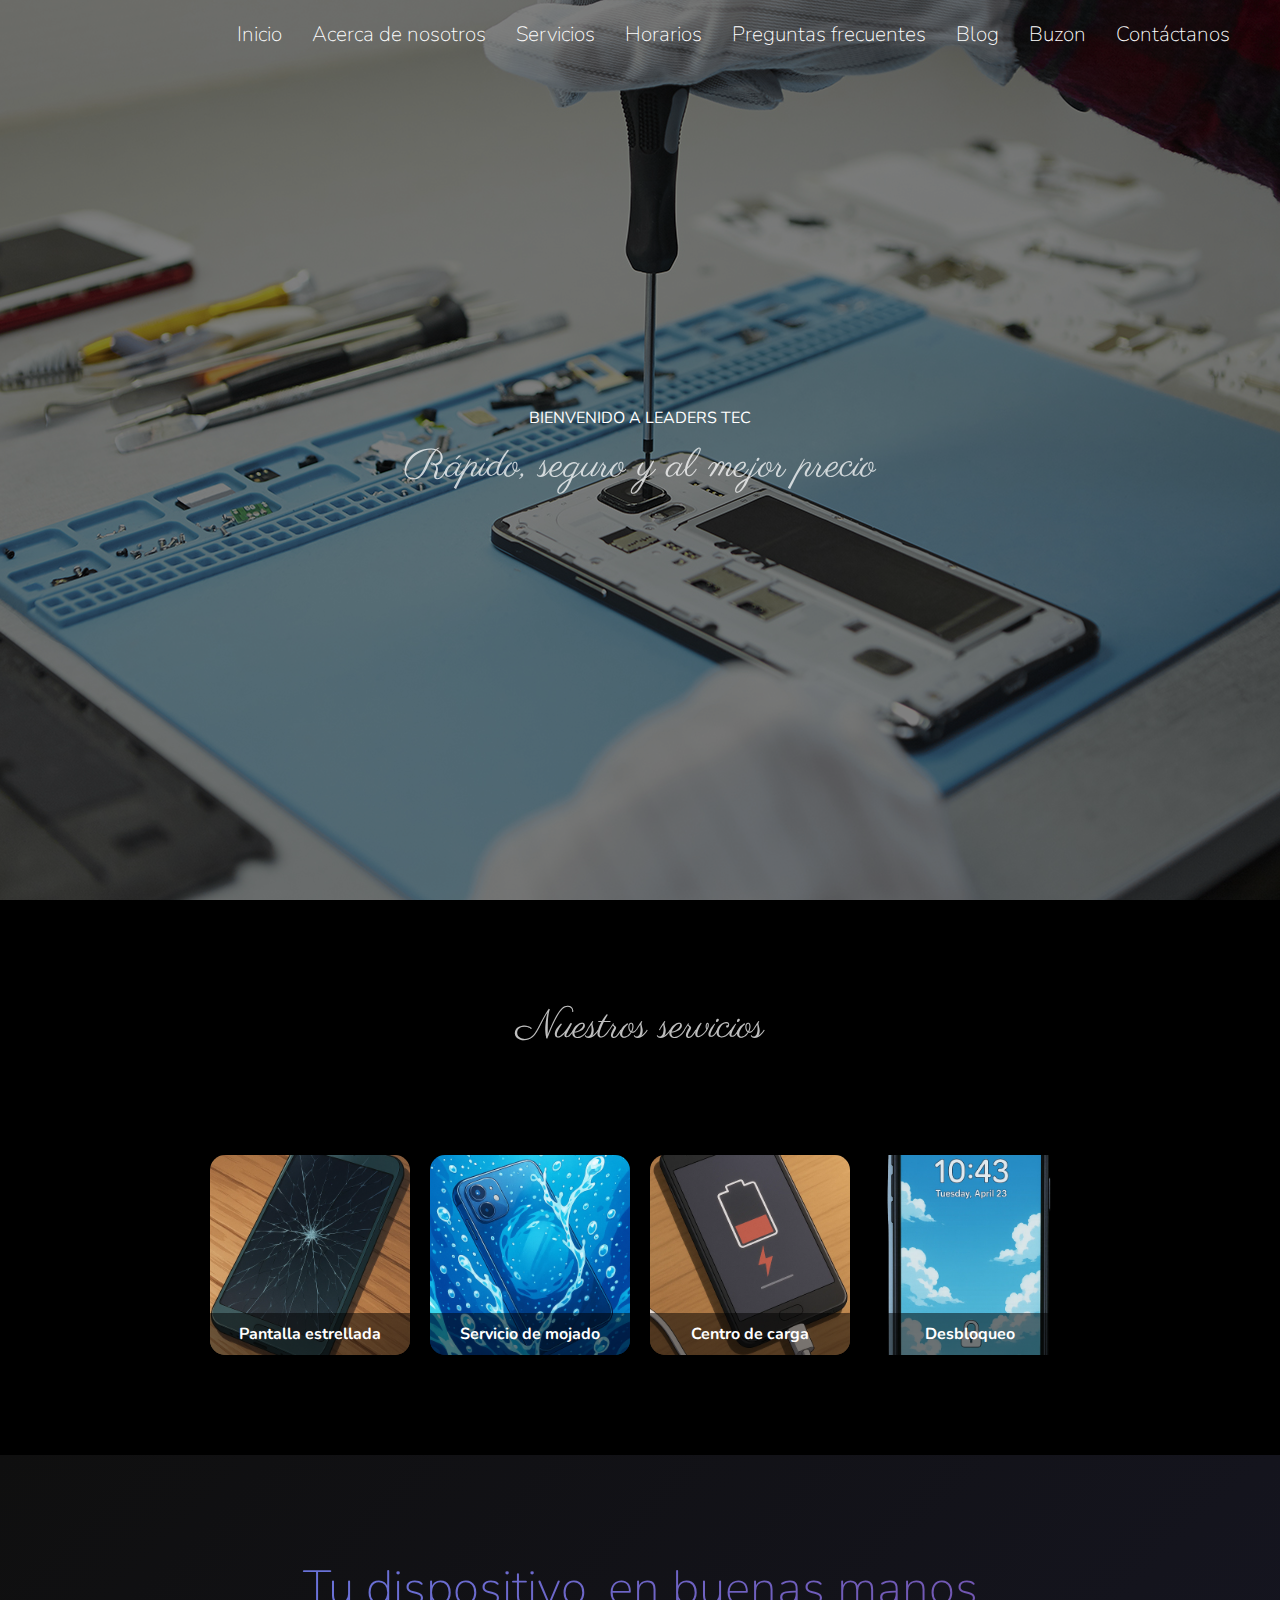
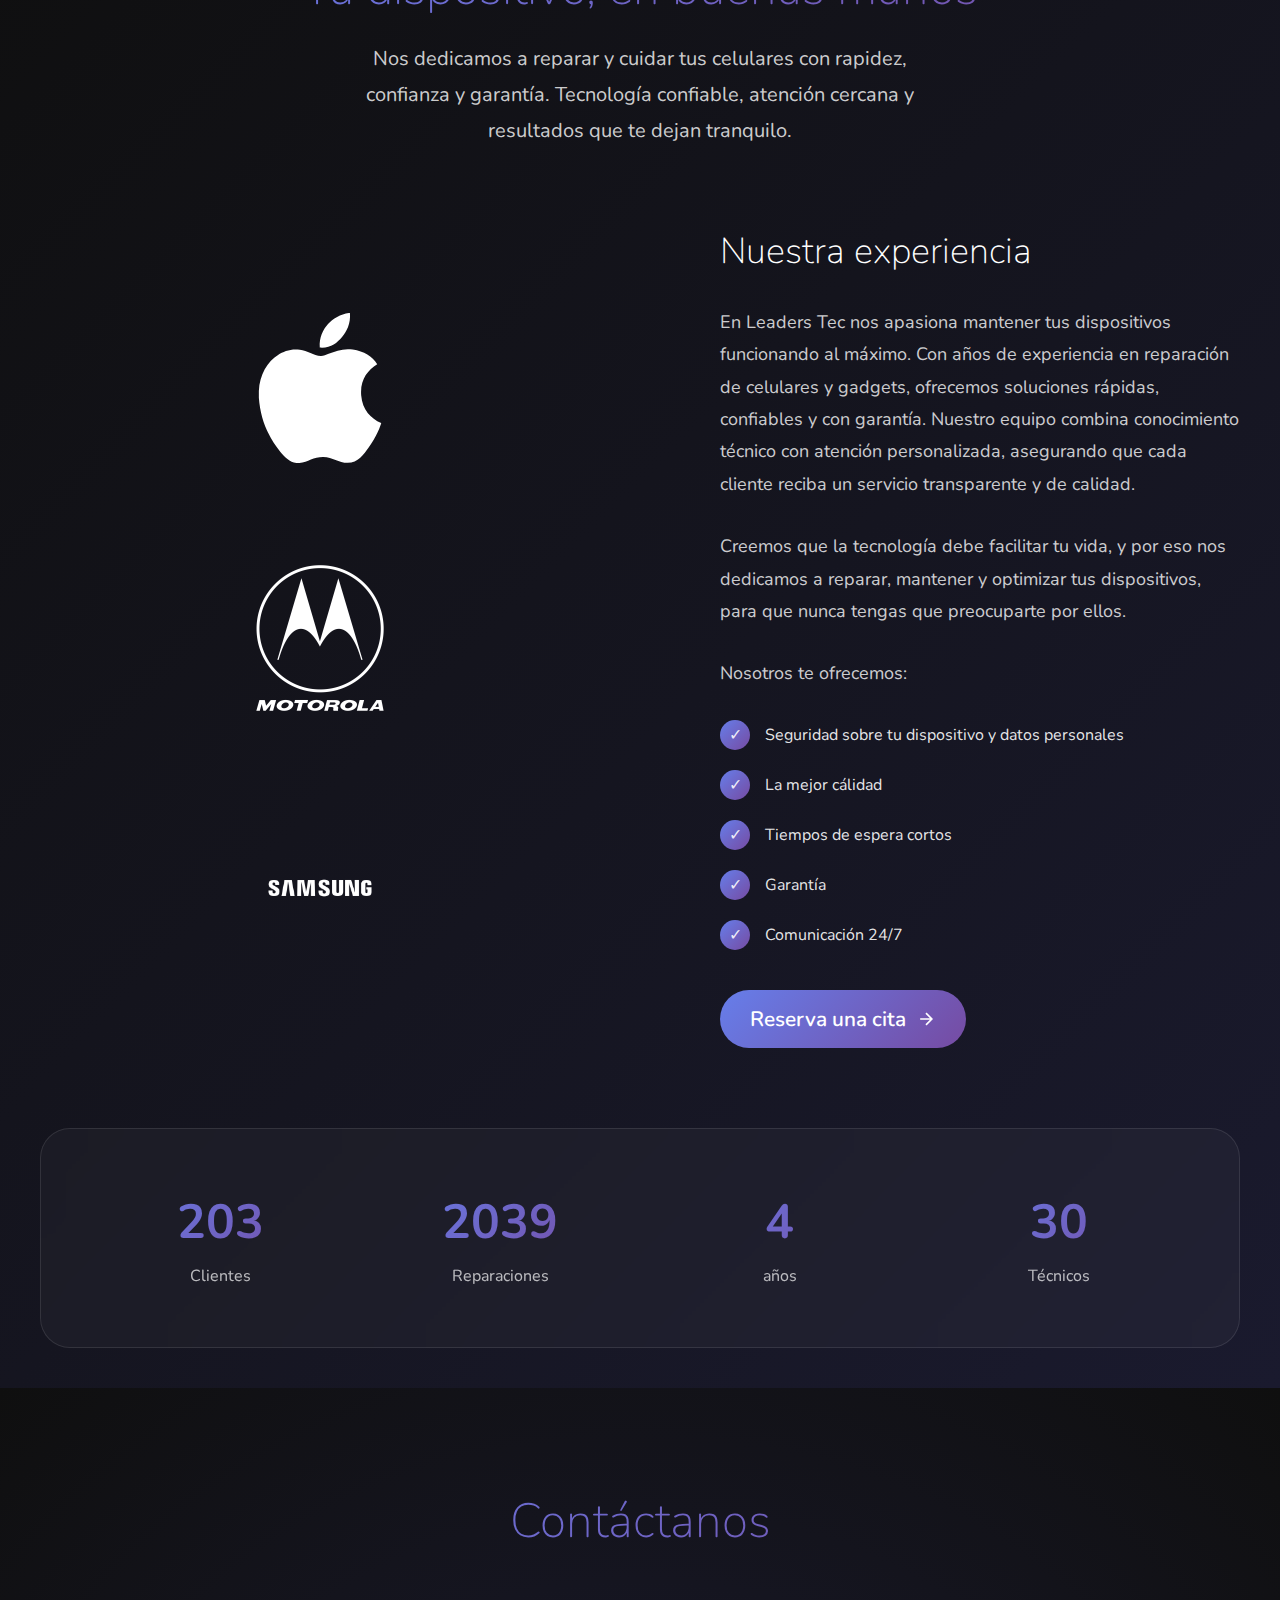
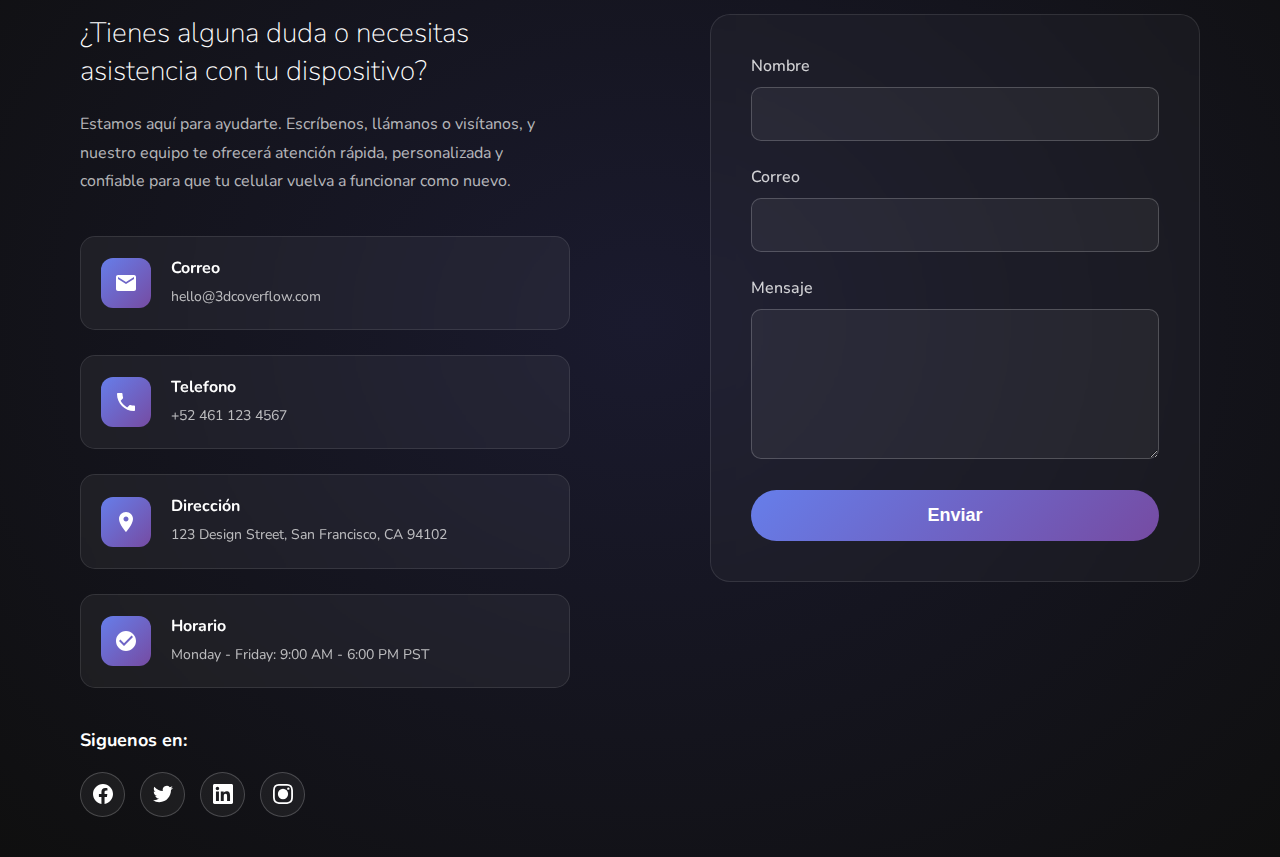
<file: index.html>
<!DOCTYPE html>
<html lang="en">
<head>
    <meta charset="UTF-8">
    <meta name="viewport" content="width=device-width, initial-scale=1.0">
    <title>Landing Page</title>
    <link rel="stylesheet" href="styles.css">
    <link href="https://fonts.googleapis.com/css2?family=Nunito&display=swap" rel="stylesheet">
    <link href="https://fonts.googleapis.com/css2?family=Parisienne&display=swap" rel="stylesheet">
    <link href="https://fonts.googleapis.com/icon?family=Material+Icons" rel="stylesheet">


</head>
<body>
    <div class="img-container">
        <nav>
            <ul>
                <li><a href="index.html#home">Inicio</a></li>
                <li><a href="index.html#about">Acerca de nosotros</a></li>
                <li><a href="index.html#hover-card">Servicios</a></li>
                <li><a href="horarios.html">Horarios</a></li>
                <li><a href="preguntas.html">Preguntas frecuentes</a></li>
                <li><a href="blog.html">Blog</a></li>
                <li><a href="buzon.html">Buzon</a></li>
                <li><a href="index.html#contact">Contáctanos</a></li>
            </ul>
        </nav>
        <div class="img-screen">
            <img src="img/img.png">
        </div>
        <div class="black-screen">
            <div class="text-img-container">
                <p>BIENVENIDO A LEADERS TEC</p>
                <h1>Rápido, seguro y al mejor precio</h1>
            </div>
        </div>
    </div>

    <div id="hover-card">
        <h1>Nuestros servicios</h1>
    </div>
    <div class="card-container">
            <div class="card">
                <img src="img/phone-broken.png" alt="Imagen 1">
                <div class="card-title">Pantalla estrellada</div>
            </div>
            <div class="card">
                <img src="img/phone-water.png" alt="Imagen 2">
                <div class="card-title">Servicio de mojado</div>
            </div>
            <div class="card">
                <img src="img/phone-charging.png" alt="Imagen 3">
                <div class="card-title">Centro de carga</div>
            </div>
            <div class="card">
                <img src="img/phone-blocked.png" alt="Imagen 4">
            <div class="card-title">Desbloqueo</div>
        </div>
    </div>

     <section id="about" class="section">
        <div class="about-content">
            <div class="about-header">
                <h2>Tu dispositivo, en buenas manos</h2>
                <p> Nos dedicamos a reparar y cuidar tus celulares con rapidez, confianza y garantía. Tecnología confiable, atención cercana y resultados que te dejan tranquilo.</p>
            </div>

            <div class="about-main">
                <div class="about-visual">
                    <div class="showcase-display">


                            <div class="showcase-badges">
                                <img class="logo-cel" style="filter: invert();" src="img/svg/apple-logo.svg" alt="Apple">
                                <img class="logo-cel" style="filter: invert();" src="img/motorola-logo.png" alt="Motorola">

                                <img class="logo-cel" style="filter: brightness(0) invert();"  src="img/samsung-logo.png" alt="Samsung">
                            </div>

                    </div>
                </div>

                <div class="about-info">
                    <h3>Nuestra experiencia</h3>
                    <p>En Leaders Tec nos apasiona mantener tus dispositivos funcionando al máximo. Con años de experiencia en reparación de celulares y gadgets, ofrecemos soluciones rápidas, confiables y con garantía. Nuestro equipo combina conocimiento técnico con atención personalizada, asegurando que cada cliente reciba un servicio transparente y de calidad.</p>
                    <p>Creemos que la tecnología debe facilitar tu vida, y por eso nos dedicamos a reparar, mantener y optimizar tus dispositivos, para que nunca tengas que preocuparte por ellos. </p>
                    <p>Nosotros te ofrecemos:</p>

                    <ul class="feature-list">
                        <li>Seguridad sobre tu dispositivo y datos personales</li>
                        <li>La mejor cálidad</li>
                        <li>Tiempos de espera cortos</li>
                        <li>Garantía</li>
                        <li>Comunicación 24/7</li>
                    </ul>

                    <a href="#contact" class="cta-button">
                        Reserva una cita
                        <svg viewBox="0 0 24 24" fill="currentColor">
                            <path d="M5 12h14m-7-7l7 7-7 7" stroke="currentColor" stroke-width="2" fill="none"/>
                        </svg>
                    </a>
                </div>
            </div>

            <div class="stats-section">
                <div class="stat-item">
                    <div class="stat-number">203</div>
                    <div class="stat-label">Clientes</div>
                </div>
                <div class="stat-item">
                    <div class="stat-number">2039</div>
                    <div class="stat-label">Reparaciones</div>
                </div>
                <div class="stat-item">
                    <div class="stat-number">4</div>
                    <div class="stat-label">años</div>
                </div>
                <div class="stat-item">
                    <div class="stat-number">30</div>
                    <div class="stat-label">Técnicos</div>
                </div>
            </div>
        </div>
    </section>

    <section id="contact" class="section">
        <div class="contact-content">
            <div class="contact-header">
                <h2>Contáctanos</h2>

            </div>

            <div class="contact-container">
                <div class="contact-info-section">
                    <h3>¿Tienes alguna duda o necesitas asistencia con tu dispositivo?</h3>
                    <p>Estamos aquí para ayudarte. Escríbenos, llámanos o visítanos, y nuestro equipo te ofrecerá atención rápida, personalizada y confiable para que tu celular vuelva a funcionar como nuevo.</p>

                    <div class="contact-details">
                        <div class="contact-item">
                            <div class="contact-icon">
                                <svg viewBox="0 0 24 24">
                                    <path d="M20 4H4c-1.1 0-1.99.9-1.99 2L2 18c0 1.1.9 2 2 2h16c1.1 0 2-.9 2-2V6c0-1.1-.9-2-2-2zm0 4l-8 5-8-5V6l8 5 8-5v2z"/>
                                </svg>
                            </div>
                            <div class="contact-text">
                                <h4>Correo</h4>
                                <p>hello@3dcoverflow.com</p>
                            </div>
                        </div>

                        <div class="contact-item">
                            <div class="contact-icon">
                                <svg viewBox="0 0 24 24">
                                    <path d="M6.62 10.79c1.44 2.83 3.76 5.14 6.59 6.59l2.2-2.2c.27-.27.67-.36 1.02-.24 1.12.37 2.33.57 3.57.57.55 0 1 .45 1 1V20c0 .55-.45 1-1 1-9.39 0-17-7.61-17-17 0-.55.45-1 1-1h3.5c.55 0 1 .45 1 1 0 1.25.2 2.45.57 3.57.11.35.03.74-.25 1.02l-2.2 2.2z"/>
                                </svg>
                            </div>
                            <div class="contact-text">
                                <h4>Telefono</h4>
                                <p>+52 461 123 4567</p>
                            </div>
                        </div>

                        <div class="contact-item">
                            <div class="contact-icon">
                                <svg viewBox="0 0 24 24">
                                    <path d="M12 2C8.13 2 5 5.13 5 9c0 5.25 7 13 7 13s7-7.75 7-13c0-3.87-3.13-7-7-7zm0 9.5c-1.38 0-2.5-1.12-2.5-2.5s1.12-2.5 2.5-2.5 2.5 1.12 2.5 2.5-1.12 2.5-2.5 2.5z"/>
                                </svg>
                            </div>
                            <div class="contact-text">
                                <h4>Dirección</h4>
                                <p>123 Design Street, San Francisco, CA 94102</p>
                            </div>
                        </div>

                        <div class="contact-item">
                            <div class="contact-icon">
                                <svg viewBox="0 0 24 24">
                                    <path d="M12 2C6.48 2 2 6.48 2 12s4.48 10 10 10 10-4.48 10-10S17.52 2 12 2zm-2 15l-5-5 1.41-1.41L10 14.17l7.59-7.59L19 8l-9 9z"/>
                                </svg>
                            </div>
                            <div class="contact-text">
                                <h4>Horario</h4>
                                <p>Monday - Friday: 9:00 AM - 6:00 PM PST</p>
                            </div>
                        </div>
                    </div>

                    <div class="social-links">
                        <h4>Siguenos en: </h4>
                        <div class="social-buttons">
                            <a href="#" class="social-btn" title="Facebook">
                                <svg viewBox="0 0 24 24">
                                    <path d="M24 12.073c0-6.627-5.373-12-12-12s-12 5.373-12 12c0 5.99 4.388 10.954 10.125 11.854v-8.385H7.078v-3.47h3.047V9.43c0-3.007 1.792-4.669 4.533-4.669 1.312 0 2.686.235 2.686.235v2.953H15.83c-1.491 0-1.956.925-1.956 1.874v2.25h3.328l-.532 3.47h-2.796v8.385C19.612 23.027 24 18.062 24 12.073z"/>
                                </svg>
                            </a>
                            <a href="#" class="social-btn" title="Twitter">
                                <svg viewBox="0 0 24 24">
                                    <path d="M23.953 4.57a10 10 0 01-2.825.775 4.958 4.958 0 002.163-2.723c-.951.555-2.005.959-3.127 1.184a4.92 4.92 0 00-8.384 4.482C7.69 8.095 4.067 6.13 1.64 3.162a4.822 4.822 0 00-.666 2.475c0 1.71.87 3.213 2.188 4.096a4.904 4.904 0 01-2.228-.616v.06a4.923 4.923 0 003.946 4.827 4.996 4.996 0 01-2.212.085 4.936 4.936 0 004.604 3.417 9.867 9.867 0 01-6.102 2.105c-.39 0-.779-.023-1.17-.067a13.995 13.995 0 007.557 2.209c9.053 0 13.998-7.496 13.998-13.985 0-.21 0-.42-.015-.63A9.935 9.935 0 0024 4.59z"/>
                                </svg>
                            </a>
                            <a href="#" class="social-btn" title="LinkedIn">
                                <svg viewBox="0 0 24 24">
                                    <path d="M20.447 20.452h-3.554v-5.569c0-1.328-.027-3.037-1.852-3.037-1.853 0-2.136 1.445-2.136 2.939v5.667H9.351V9h3.414v1.561h.046c.477-.9 1.637-1.85 3.37-1.85 3.601 0 4.267 2.37 4.267 5.455v6.286zM5.337 7.433c-1.144 0-2.063-.926-2.063-2.065 0-1.138.92-2.063 2.063-2.063 1.14 0 2.064.925 2.064 2.063 0 1.139-.925 2.065-2.064 2.065zm1.782 13.019H3.555V9h3.564v11.452zM22.225 0H1.771C.792 0 0 .774 0 1.729v20.542C0 23.227.792 24 1.771 24h20.451C23.2 24 24 23.227 24 22.271V1.729C24 .774 23.2 0 22.222 0h.003z"/>
                                </svg>
                            </a>
                            <a href="#" class="social-btn" title="Instagram">
                                <svg viewBox="0 0 24 24">
                                    <path d="M12 2.163c3.204 0 3.584.012 4.85.07 3.252.148 4.771 1.691 4.919 4.919.058 1.265.069 1.645.069 4.849 0 3.205-.012 3.584-.069 4.849-.149 3.225-1.664 4.771-4.919 4.919-1.266.058-1.644.07-4.85.07-3.204 0-3.584-.012-4.849-.07-3.26-.149-4.771-1.699-4.919-4.92-.058-1.265-.07-1.644-.07-4.849 0-3.204.013-3.583.07-4.849.149-3.227 1.664-4.771 4.919-4.919 1.266-.057 1.645-.069 4.849-.069zm0-2.163c-3.259 0-3.667.014-4.947.072-4.358.2-6.78 2.618-6.98 6.98-.059 1.281-.073 1.689-.073 4.948 0 3.259.014 3.668.072 4.948.2 4.358 2.618 6.78 6.98 6.98 1.281.058 1.689.072 4.948.072 3.259 0 3.668-.014 4.948-.072 4.354-.2 6.782-2.618 6.979-6.98.059-1.28.073-1.689.073-4.948 0-3.259-.014-3.667-.072-4.947-.196-4.354-2.617-6.78-6.979-6.98-1.281-.059-1.69-.073-4.949-.073zM5.838 12a6.162 6.162 0 1112.324 0 6.162 6.162 0 01-12.324 0zM12 16a4 4 0 110-8 4 4 0 010 8zm4.965-10.405a1.44 1.44 0 112.881.001 1.44 1.44 0 01-2.881-.001z"/>
                                </svg>
                            </a>
                        </div>
                    </div>
                </div>

                <div class="contact-form-section">
                    <form class="contact-form" onsubmit="handleSubmit(event)">
                        <div class="form-group">
                            <label for="name">Nombre </label>
                            <input type="text" id="name" name="name" required>
                        </div>
                        <div class="form-group">
                            <label for="email">Correo</label>
                            <input type="email" id="email" name="email" required>
                        </div>

                        <div class="form-group">
                            <label for="message">Mensaje</label>
                            <textarea id="message" name="message" required></textarea>
                        </div>
                        <button type="submit" class="submit-btn">Enviar</button>
                    </form>
                </div>
            </div>
        </div>
    </section>
</body>
</html>
</file>
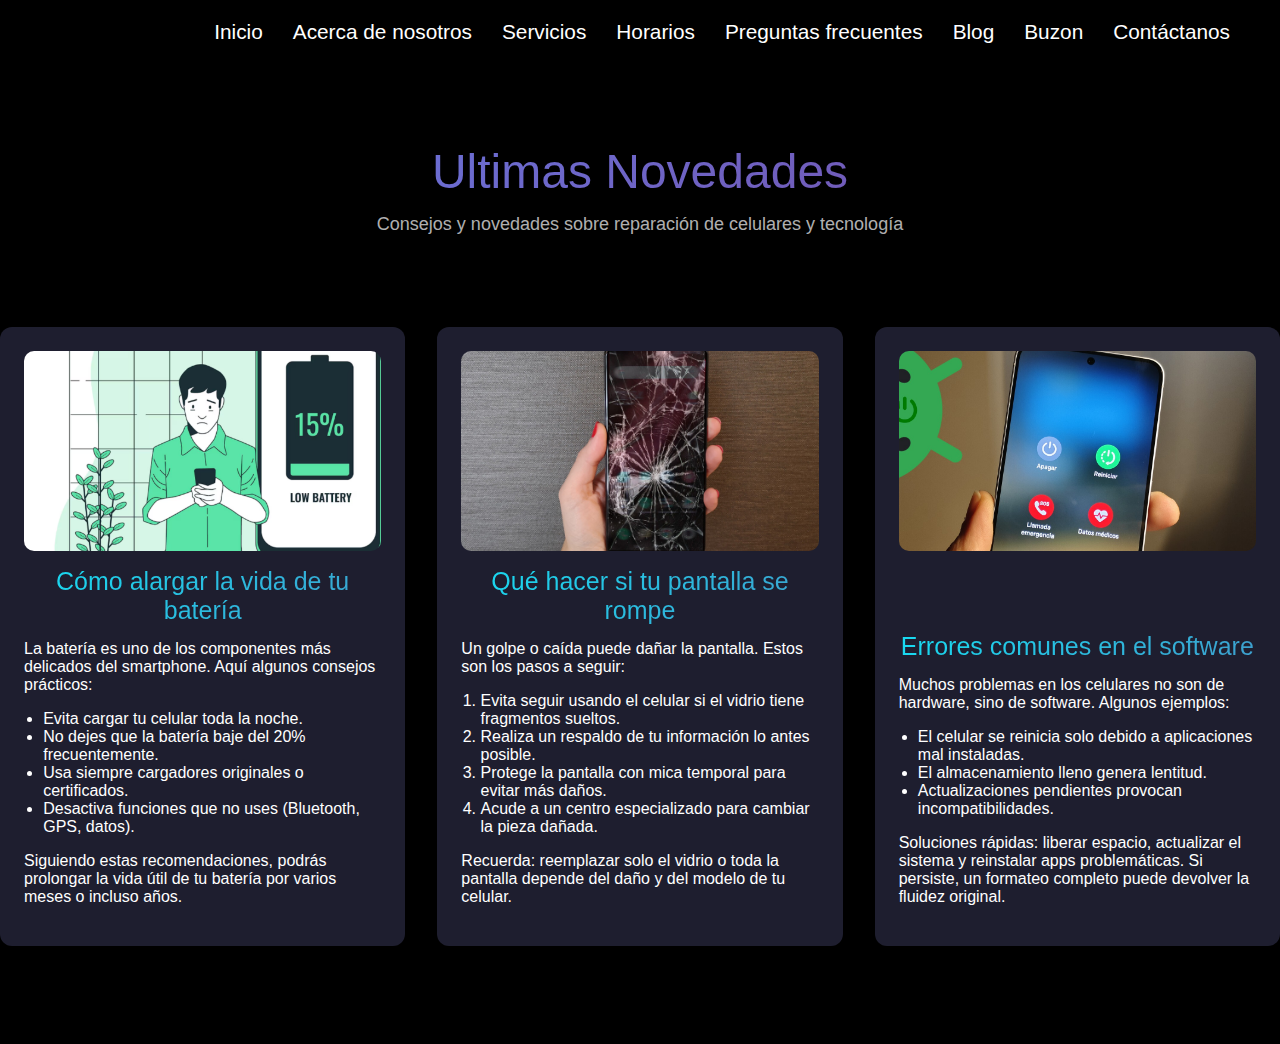
<file: blog.html>
<!DOCTYPE html>
<html lang="es">
<head>
  <meta charset="UTF-8">
  <meta name="viewport" content="width=device-width, initial-scale=1.0">
  <title>Blog - Reparación de Celulares</title>
  <link rel="stylesheet" href="styles.css">
</head>
<body>
  <nav>
    <ul>
      <li><a href="index.html#home">Inicio</a></li>
        <li><a href="index.html#about">Acerca de nosotros</a></li>
        <li><a href="index.html#hover-card">Servicios</a></li>
        <li><a href="horarios.html">Horarios</a></li>
        <li><a href="preguntas.html">Preguntas frecuentes</a></li>
        <li><a href="blog.html">Blog</a></li>
         <li><a href="buzon.html">Buzon</a></li>
        <li><a href="index.html#contact">Contáctanos</a></li>
    </ul>
  </nav>
  
  <section id="blog">
  <div class="blog-header">
    <h2>Ultimas Novedades</h2>
    <p>Consejos y novedades sobre reparación de celulares y tecnología</p>
  </div>

  <div class="blog-container">
    <!-- Artículo 1 -->
    <article class="blog-card">
      <img src="img/a1.avif" alt="Cuidado de batería">
      <div class="blog-content">
        <h3>Cómo alargar la vida de tu batería</h3>
        <p>La batería es uno de los componentes más delicados del smartphone. Aquí algunos consejos prácticos:</p>
        <ul>
          <li>Evita cargar tu celular toda la noche.</li>
          <li>No dejes que la batería baje del 20% frecuentemente.</li>
          <li>Usa siempre cargadores originales o certificados.</li>
          <li>Desactiva funciones que no uses (Bluetooth, GPS, datos).</li>
        </ul>
        <p>Siguiendo estas recomendaciones, podrás prolongar la vida útil de tu batería por varios meses o incluso años.</p>
      </div>
    </article>

    <!-- Artículo 2 -->
    <article class="blog-card">
      <img src="img/rota1.jpeg" alt="Pantallas">
      <div class="blog-content">
        <h3>Qué hacer si tu pantalla se rompe</h3>
        <p>Un golpe o caída puede dañar la pantalla. Estos son los pasos a seguir:</p>
        <ol>
          <li>Evita seguir usando el celular si el vidrio tiene fragmentos sueltos.</li>
          <li>Realiza un respaldo de tu información lo antes posible.</li>
          <li>Protege la pantalla con mica temporal para evitar más daños.</li>
          <li>Acude a un centro especializado para cambiar la pieza dañada.</li>
        </ol>
        <p>Recuerda: reemplazar solo el vidrio o toda la pantalla depende del daño y del modelo de tu celular.</p>
      </div>
    </article>

    <!-- Artículo 3 -->
    <article class="blog-card">
      <img src="img/reinicio1.jpeg" alt="Software">
      <div class="blog-content">
        <h3>Errores comunes en el software</h3>
        <p>Muchos problemas en los celulares no son de hardware, sino de software. Algunos ejemplos:</p>
        <ul>
          <li>El celular se reinicia solo debido a aplicaciones mal instaladas.</li>
          <li>El almacenamiento lleno genera lentitud.</li>
          <li>Actualizaciones pendientes provocan incompatibilidades.</li>
        </ul>
        <p>Soluciones rápidas: liberar espacio, actualizar el sistema y reinstalar apps problemáticas.
        Si persiste, un formateo completo puede devolver la fluidez original.</p>
      </div>
    </article>
  </div>
</section>

</body>
</html>
</file>
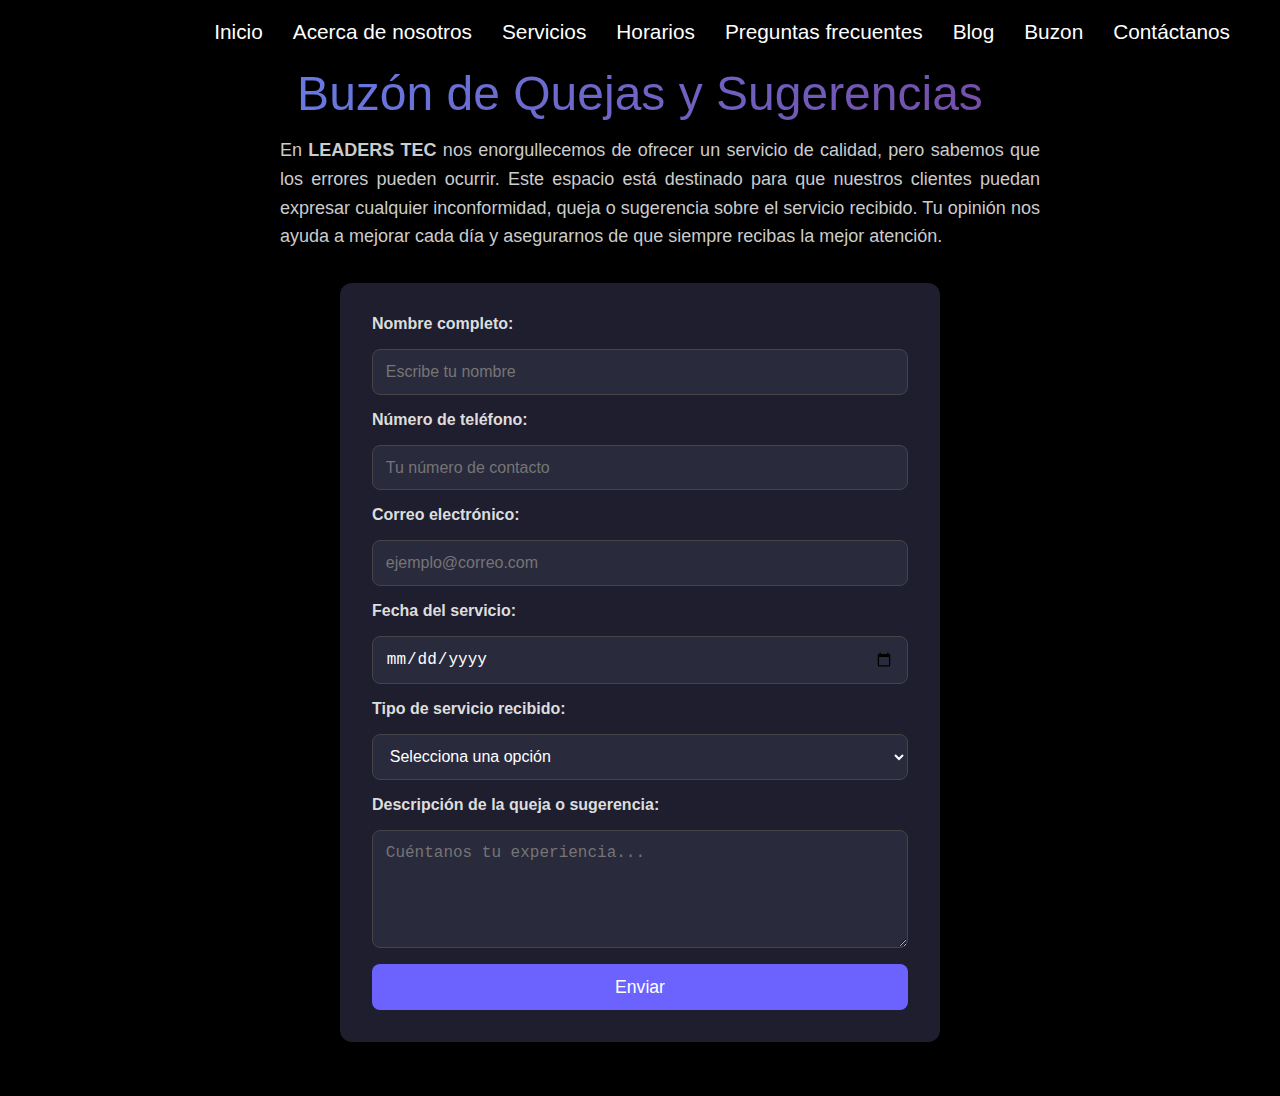
<file: buzon.html>
<!DOCTYPE html>
<html lang="es">
<head>
  <meta charset="UTF-8">
  <meta name="viewport" content="width=device-width, initial-scale=1.0">
  <title>Buzón de Quejas - Reparación de Celulares</title>
  <link rel="stylesheet" href="styles.css">
</head>
<body>
    <nav>
    <ul>
      <li><a href="index.html#home">Inicio</a></li>
        <li><a href="index.html#about">Acerca de nosotros</a></li>
        <li><a href="index.html#hover-card">Servicios</a></li>
        <li><a href="horarios.html">Horarios</a></li>
        <li><a href="preguntas.html">Preguntas frecuentes</a></li>
        <li><a href="blog.html">Blog</a></li>
         <li><a href="buzon.html">Buzon</a></li>
        <li><a href="index.html#contact">Contáctanos</a></li>
    </ul>
  </nav>
<br>
  <section id="buzon">
    <div class="buzon-header">
      <h2>Buzón de Quejas y Sugerencias</h2>
      <div class="about-info">
      <p>
        En <strong>LEADERS TEC</strong> nos enorgullecemos de ofrecer un servicio de calidad,
        pero sabemos que los errores pueden ocurrir.
        Este espacio está destinado para que nuestros clientes puedan expresar cualquier inconformidad,
        queja o sugerencia sobre el servicio recibido.
        Tu opinión nos ayuda a mejorar cada día y asegurarnos de que siempre recibas la mejor atención.
      </p>
      </div>
    </div>

    <form class="buzon-form">
      <label for="nombre">Nombre completo:</label>
      <input type="text" id="nombre" name="nombre" placeholder="Escribe tu nombre" required>

      <label for="telefono">Número de teléfono:</label>
      <input type="tel" id="telefono" name="telefono" placeholder="Tu número de contacto" required>

      <label for="email">Correo electrónico:</label>
      <input type="email" id="email" name="email" placeholder="ejemplo@correo.com" required>

      <label for="fecha-servicio">Fecha del servicio:</label>
      <input type="date" id="fecha-servicio" name="fecha-servicio" required>

      <label for="tipo-servicio">Tipo de servicio recibido:</label>
      <select id="tipo-servicio" name="tipo-servicio" required>
        <option value="">Selecciona una opción</option>
        <option value="pantalla">Cambio de pantalla</option>
        <option value="bateria">Cambio de batería</option>
        <option value="software">Cambio de protector</option>
        <option value="otros">Otros</option>
      </select>

      <label for="descripcion">Descripción de la queja o sugerencia:</label>
      <textarea id="descripcion" name="descripcion" rows="5" placeholder="Cuéntanos tu experiencia..." required></textarea>

      <button type="submit">Enviar</button>
    </form>
  </section>
</body>
</html>
</file>
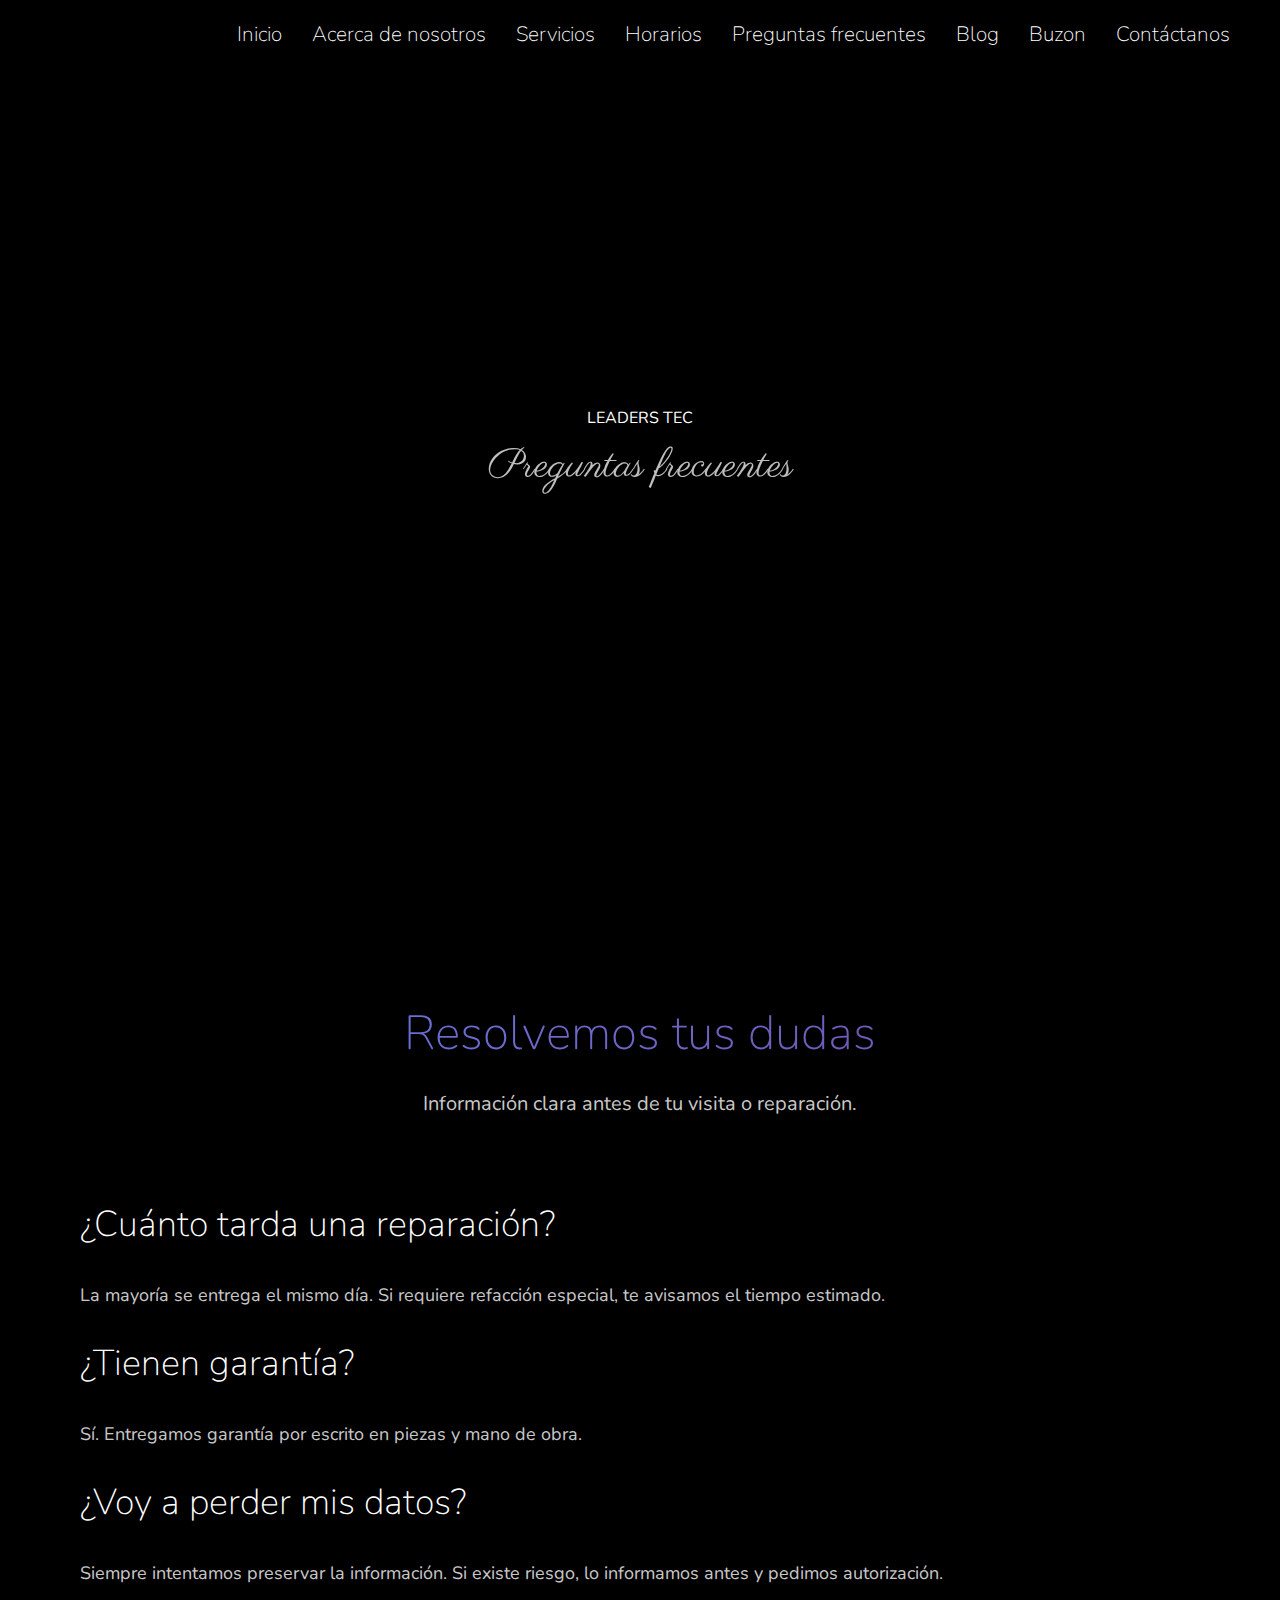
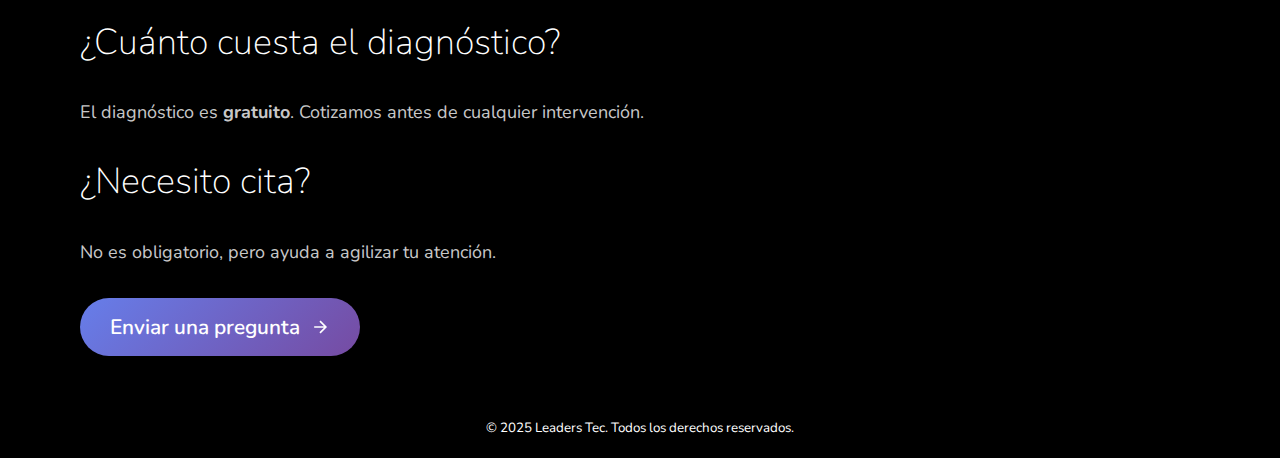
<file: preguntas.html>
<!DOCTYPE html>
<html lang="es">
<head>
  <meta charset="UTF-8">
  <meta name="viewport" content="width=device-width, initial-scale=1.0">
  <title>Preguntas Frecuentes – Leaders Tec</title>
  <link rel="stylesheet" href="styles.css">
  <link href="https://fonts.googleapis.com/css2?family=Nunito&display=swap" rel="stylesheet">
  <link href="https://fonts.googleapis.com/css2?family=Parisienne&display=swap" rel="stylesheet">
  <link href="https://fonts.googleapis.com/icon?family=Material+Icons" rel="stylesheet">
</head>
<body>
  <div class="img-container">
    <nav>
      <ul>
          <li><a href="index.html#home">Inicio</a></li>
          <li><a href="index.html#about">Acerca de nosotros</a></li>
          <li><a href="index.html#hover-card">Servicios</a></li>
          <li><a href="horarios.html">Horarios</a></li>
          <li><a href="preguntas.html">Preguntas frecuentes</a></li>
          <li><a href="blog.html">Blog</a></li>
          <li><a href="buzon.html">Buzon</a></li>
          <li><a href="index.html#contact">Contáctanos</a></li>
      </ul>
    </nav>
    <div class="black-screen">
      <div class="text-img-container">
        <p>LEADERS TEC</p>
        <h1>Preguntas frecuentes</h1>
      </div>
    </div>
  </div>

  <section class="section">
    <div class="about-content">
      <div class="about-header">
        <h2>Resolvemos tus dudas</h2>
        <p>Información clara antes de tu visita o reparación.</p>
      </div>

      <div class="about-info">
        <h3>¿Cuánto tarda una reparación?</h3>
        <p>La mayoría se entrega el mismo día. Si requiere refacción especial, te avisamos el tiempo estimado.</p>

        <h3>¿Tienen garantía?</h3>
        <p>Sí. Entregamos garantía por escrito en piezas y mano de obra.</p>

        <h3>¿Voy a perder mis datos?</h3>
        <p>Siempre intentamos preservar la información. Si existe riesgo, lo informamos antes y pedimos autorización.</p>

        <h3>¿Cuánto cuesta el diagnóstico?</h3>
        <p>El diagnóstico es <strong>gratuito</strong>. Cotizamos antes de cualquier intervención.</p>

        <h3>¿Necesito cita?</h3>
        <p>No es obligatorio, pero ayuda a agilizar tu atención.</p>

        <a class="cta-button" href="index.html#contact">
          Enviar una pregunta
          <svg viewBox="0 0 24 24" fill="currentColor">
            <path d="M5 12h14m-7-7l7 7-7 7" stroke="currentColor" stroke-width="2" fill="none"/>
          </svg>
        </a>
      </div>
    </div>
  </section>

  <footer style="text-align:center; padding:20px 0;">
    <small>© 2025 Leaders Tec. Todos los derechos reservados.</small>
  </footer>
</body>
</html>
</file>
<file: styles.css>
*
{
    margin: 0;
    padding: 0;
    box-sizing: border-box;
}

body
{
    color: #fff;
    font-family: 'Nunito', sans-serif;
    height: 100vh;
    background-color: #000;
}
nav
{
    display: flex;
    flex-direction: row;
    background-color: transparent;
    position: absolute;
    top: 20px;
    right: 50px;
    z-index: 20;
}

nav ul
{
    list-style: none;
    display: flex;
    flex-direction: row;
    gap: 30px;
}

a
{
    text-decoration: none;
    color: #fff;
    font-weight: 100;
    font-size: 1.3rem;
    transition: color 0.3s ease;
}

h1, h2, h3
{
    font-weight: 100;
}

#about
{
    background: linear-gradient(135deg, #0f0f0f 0%, #1a1a2e 100%);
}

#contact
{
    background: radial-gradient(ellipse at center, #1a1a2e 0%, #0f0f0f 100%);
}

#hover-card
{
    margin-top: 100px;
    color: white;
    display: flex;
    flex-direction: column;
    align-items: center;
    justify-items: center;

    width: 100%;

}
#hover-card h1
{
    font-family: 'Parisienne', cursive;
    font-size: 2.5rem;
    filter:opacity(0.75);
}
.card-container {
    justify-self: center;
    margin: 100px;
    display: flex;
    gap: 20px;
  }

  .card {
    position: relative;
    width: 200px;
    height: 200px;
    overflow: hidden;
    border-radius: 15px;
    cursor: pointer;
    box-shadow: 0 5px 15px rgba(0,0,0,0.2);
    transition: transform 0.3s, box-shadow 0.3s;
  }

  .card img {
    width: 100%;
    height: 100%;
    object-fit: cover;
    transition: transform 0.3s;
  }

  .card:hover img {
    transform: scale(1.1);
  }

  .card:hover {
    box-shadow: 0 10px 25px rgba(0,0,0,0.4);
    transform: translateY(-5px);
  }

  .card-title {
    position: absolute;
    bottom: 0;
    width: 100%;
    text-align: center;
    color: white;
    background: rgba(0,0,0,0.5);
    padding: 10px 0;
    font-weight: bold;
    transition: background 0.3s;
  }

  .card:hover .card-title {
    background: rgba(0,0,0,0.7);
  }

.img-container
{
    position: relative;
    width: 100%;
    height: 100vh;
    overflow: hidden;
}

.img-screen
{
    position: absolute;
    width: 100%;
    height: 100%;

    display: flex;
    flex-direction: column;
    justify-content: center;
    align-items: center;
    text-align: center;
}
.black-screen
{
    position: absolute;
    width: 100%;
    height: 100%;
    background-color: rgba(0, 0, 0, 0.5);
    display: flex;
    flex-direction: column;
    justify-content: center;
    align-items: center;
    text-align: center;

}

.text-img-container
{
    display: flex;
    flex-direction: column;
    gap: 10px;
    position: absolute;
    align-self: center;
    justify-self: center;
    color: #fff;
    margin: 20px;
}




.black-screen h1
{
    font-family: 'Parisienne', cursive;
    font-size: 2.5rem;
    filter:opacity(0.75);
}

.logo-cel
{

    width: 30%;
    height: fit-content;
    filter: opacity(0.85);
    object-fit: cover;

}

.about-content {
    max-width: 1400px;
    margin: 0 auto;
    padding: 40px;
    color: white;
}

.about-header {
    text-align: center;
    margin-bottom: 80px;
}

.about-header h2 {
    font-size: 48px;
    margin-top: 60px;
    margin-bottom: 20px;
    background: linear-gradient(135deg, #667eea 0%, #764ba2 100%);
    -webkit-background-clip: text;
    -webkit-text-fill-color: transparent;
    background-clip: text;
}

.about-header p {
    font-size: 20px;
    color: rgba(255, 255, 255, 0.8);
    max-width: 600px;
    margin: 0 auto;
    line-height: 1.8;
}

.about-main {
    display: grid;
    grid-template-columns: 1fr 1fr;
    gap: 80px;
    align-items: center;
    margin-bottom: 80px;
}

.about-visual {
    position: relative;
    height: 600px;
    display: flex;
    align-items: center;
    justify-content: center;
}

.showcase-display {

    position: relative;
    width: 100%;
    max-width: 500px;
    height: 500px;
    display: flex;
    align-items: center;
    justify-content: center;
}

.showcase-main {
    position: relative;
    width: 350px;
    height: 400px;
    background: linear-gradient(135deg, rgba(102, 126, 234, 0.1) 0%, rgba(118, 75, 162, 0.1) 100%);
    border-radius: 30px;
    border: 2px solid rgba(255, 255, 255, 0.1);
    padding: 40px;
    display: flex;
    flex-direction: column;
    align-items: center;
    justify-content: center;
    backdrop-filter: blur(10px);
    box-shadow: 0 25px 50px rgba(0, 0, 0, 0.3);
}

.showcase-logo {
    width: 120px;
    height: 120px;
    background: linear-gradient(135deg, #667eea 0%, #764ba2 100%);
    border-radius: 30px;
    display: flex;
    align-items: center;
    justify-content: center;
    margin-bottom: 30px;
    box-shadow: 0 15px 35px rgba(102, 126, 234, 0.4);
}

.showcase-logo svg {
    width: 70%;
    height: 70%;
}

.showcase-title {
    font-size: 32px;
    font-weight: 700;
    color: white;
    margin-bottom: 15px;
    text-align: center;
}

.showcase-subtitle {
    font-size: 16px;
    color: rgba(255, 255, 255, 0.7);
    text-align: center;
    margin-bottom: 40px;
    line-height: 1.6;
}

.showcase-badges
{
    align-items: center;
    justify-self: center;
    display: flex;
    flex-direction: column;
    gap: 100px;
    flex-wrap: wrap;
    justify-content: center;
}

.badge {
    background: rgba(255, 255, 255, 0.05);
    border: 1px solid rgba(255, 255, 255, 0.2);
    border-radius: 20px;
    padding: 8px 16px;
    font-size: 14px;
    color: rgba(255, 255, 255, 0.8);
    backdrop-filter: blur(10px);
    transition: all 0.3s ease;
    cursor: pointer;
    text-decoration: none;
    display: inline-block;
}

.badge:hover {
    background: linear-gradient(135deg, #667eea 0%, #764ba2 100%);
    border-color: transparent;
    color: white;
    transform: translateY(-2px);
    box-shadow: 0 5px 15px rgba(102, 126, 234, 0.3);
}

.badge:active {
    transform: translateY(0);
    box-shadow: 0 2px 8px rgba(102, 126, 234, 0.3);
}

/* Decorative corner elements */
.corner-decoration {
    position: absolute;
    width: 80px;
    height: 80px;
    border: 2px solid rgba(102, 126, 234, 0.3);
}

.corner-decoration.top-left {
    top: -20px;
    left: -20px;
    border-right: none;
    border-bottom: none;
    border-radius: 20px 0 0 0;
}

.corner-decoration.bottom-right {
    bottom: -20px;
    right: -20px;
    border-left: none;
    border-top: none;
    border-radius: 0 0 20px 0;
}

.about-info {
    padding-left: 40px;
}

.about-info h3 {
    font-size: 36px;
    margin-bottom: 30px;
    line-height: 1.3;
}

.about-info p {
    font-size: 18px;
    color: rgba(255, 255, 255, 0.8);
    line-height: 1.8;
    margin-bottom: 30px;
}

.feature-list {
    list-style: none;
    margin-bottom: 40px;
}

.feature-list li {
    display: flex;
    align-items: center;
    gap: 15px;
    margin-bottom: 20px;
    font-size: 16px;
    color: rgba(255, 255, 255, 0.9);
}

.feature-list li::before {
    content: '✓';
    display: flex;
    align-items: center;
    justify-content: center;
    width: 30px;
    height: 30px;
    background: linear-gradient(135deg, #667eea 0%, #764ba2 100%);
    border-radius: 50%;
    flex-shrink: 0;
}

.cta-button {
    display: inline-flex;
    align-items: center;
    gap: 10px;
    background: linear-gradient(135deg, #667eea 0%, #764ba2 100%);
    color: white;
    text-decoration: none;
    padding: 15px 30px;
    border-radius: 30px;
    font-weight: 600;
    transition: all 0.3s ease;
}

.cta-button:hover {
    transform: translateY(-2px);
    box-shadow: 0 10px 30px rgba(102, 126, 234, 0.5);
}

.cta-button svg {
    width: 20px;
    height: 20px;
    transition: transform 0.3s ease;
}

.cta-button:hover svg {
    transform: translateX(5px);
}

.stats-section {
    display: grid;
    grid-template-columns: repeat(4, 1fr);
    gap: 40px;
    padding: 60px;
    background: rgba(255, 255, 255, 0.03);
    backdrop-filter: blur(10px);
    border-radius: 30px;
    border: 1px solid rgba(255, 255, 255, 0.1);
}

.stat-item {
    text-align: center;
}

.stat-number {
    font-size: 48px;
    font-weight: 700;
    background: linear-gradient(135deg, #667eea 0%, #764ba2 100%);
    -webkit-background-clip: text;
    -webkit-text-fill-color: transparent;
    background-clip: text;
    margin-bottom: 10px;
}

.stat-label {
    font-size: 16px;
    color: rgba(255, 255, 255, 0.7);
}

/* Contact Section */
.contact-content {
    max-width: 1200px;
    margin: 0 auto;
    padding: 40px;
    color: white;
}

.contact-header {
    text-align: center;
    margin-top: 60px;
    margin-bottom: 60px;
}

.contact-header h2 {
    font-size: 48px;
    margin-bottom: 20px;
    background: linear-gradient(135deg, #667eea 0%, #764ba2 100%);
    -webkit-background-clip: text;
    -webkit-text-fill-color: transparent;
    background-clip: text;
}

.contact-header p {
    font-size: 20px;
    color: rgba(255, 255, 255, 0.8);
    max-width: 600px;
    margin: 0 auto;
}

.contact-container {
    display: grid;
    grid-template-columns: 1fr 1fr;
    gap: 60px;
    align-items: start;
}

.contact-info-section {
    padding-right: 40px;
}

.contact-info-section h3 {
    font-size: 28px;
    margin-bottom: 20px;
    color: white;
}

.contact-info-section p {
    font-size: 16px;
    color: rgba(255, 255, 255, 0.7);
    line-height: 1.8;
    margin-bottom: 40px;
}

.contact-details {
    display: flex;
    flex-direction: column;
    gap: 25px;
}

.contact-item {
    display: flex;
    align-items: center;
    gap: 20px;
    padding: 20px;
    background: rgba(255, 255, 255, 0.05);
    backdrop-filter: blur(10px);
    border: 1px solid rgba(255, 255, 255, 0.1);
    border-radius: 15px;
    transition: all 0.3s ease;
}

.contact-item:hover {
    background: rgba(255, 255, 255, 0.08);
    transform: translateX(5px);
    box-shadow: 0 10px 30px rgba(102, 126, 234, 0.2);
}

.contact-icon {
    width: 50px;
    height: 50px;
    background: linear-gradient(135deg, #667eea 0%, #764ba2 100%);
    border-radius: 12px;
    display: flex;
    align-items: center;
    justify-content: center;
    flex-shrink: 0;
}

.contact-icon svg {
    width: 24px;
    height: 24px;
    fill: white;
}

.contact-text {
    flex: 1;
}

.contact-text h4 {
    font-size: 16px;
    color: white;
    margin-bottom: 5px;
}

.contact-text p {
    font-size: 14px;
    color: rgba(255, 255, 255, 0.7);
    margin: 0;
}

.social-links {
    margin-top: 40px;
}

.social-links h4 {
    font-size: 18px;
    margin-bottom: 20px;
    color: white;
}

.social-buttons {
    display: flex;
    gap: 15px;
}

.social-btn {
    width: 45px;
    height: 45px;
    background: rgba(255, 255, 255, 0.05);
    border: 1px solid rgba(255, 255, 255, 0.2);
    border-radius: 50%;
    display: flex;
    align-items: center;
    justify-content: center;
    transition: all 0.3s ease;
    cursor: pointer;
}

.social-btn:hover {
    background: linear-gradient(135deg, #667eea 0%, #764ba2 100%);
    border-color: transparent;
    transform: translateY(-3px);
    box-shadow: 0 10px 20px rgba(102, 126, 234, 0.4);
}

.social-btn svg {
    width: 20px;
    height: 20px;
    fill: white;
}

.contact-form-section {
    padding-left: 40px;
}

.contact-form {
    background: rgba(255, 255, 255, 0.03);
    backdrop-filter: blur(10px);
    border: 1px solid rgba(255, 255, 255, 0.1);
    border-radius: 20px;
    padding: 40px;
}

.form-group {
    margin-bottom: 25px;
}

.form-group label {
    display: block;
    margin-bottom: 10px;
    color: rgba(255, 255, 255, 0.8);
    font-weight: 500;
}

.form-group input,
.form-group textarea {
    width: 100%;
    padding: 15px;
    background: rgba(255, 255, 255, 0.05);
    border: 1px solid rgba(255, 255, 255, 0.2);
    border-radius: 10px;
    color: white;
    font-size: 16px;
    font-family: inherit;
    transition: all 0.3s ease;
}

.form-group input:focus,
.form-group textarea:focus {
    outline: none;
    border-color: #667eea;
    background: rgba(255, 255, 255, 0.08);
}

.form-group textarea {
    resize: vertical;
    min-height: 150px;
    line-height: 1.5;
}

.submit-btn {
    background: linear-gradient(135deg, #667eea 0%, #764ba2 100%);
    color: white;
    border: none;
    padding: 15px 40px;
    font-size: 18px;
    font-weight: 600;
    border-radius: 30px;
    cursor: pointer;
    transition: all 0.3s ease;
    width: 100%;
}

.submit-btn:hover {
    transform: translateY(-2px);
    box-shadow: 0 10px 30px rgba(102, 126, 234, 0.5);
}

/* Smooth image loading */
.image-loading {
    background: linear-gradient(45deg, #333, #555);
    position: relative;
}

.image-loading::after {
    content: '📷';
    position: absolute;
    top: 50%;
    left: 50%;
    transform: translate(-50%, -50%);
    font-size: 48px;
    opacity: 0.5;
}

table {
  width: 70%;
  margin: 60px ;
  border-collapse: collapse;
  font-family: Arial, sans-serif;
  font-size: 16px;
  box-shadow: 0 4px 8px rgba(0, 0, 0, 0.1);
}

thead {
    font-family: 'Parisienne', cursive;

  color: white;
}

th, td {
  padding: 12px 15px;
  text-align: center;
  border: 1px solid #ddd;
  color: #fff;
}


td {
  color: #fff;
}

th {
  text-transform: uppercase;
  letter-spacing: 1px;
}



#blog {
    margin-top: 9rem;
    display: flex;
    flex-direction: column;
    justify-content: center;
}

.blog-container {
  display: grid;
  grid-template-columns: repeat(auto-fit, minmax(300px, 1fr));
  gap: 2rem;
  margin-top: 2rem;
}

.blog-card {
  background: #1e1e2f;
  border-radius: 12px;
  padding: 1.5rem;
  box-shadow: 0 8px 16px rgba(0,0,0,0.4);
  display: flex;
  flex-direction: column;
  justify-content: space-between;
}

.blog-card img {
  width: 100%;
  height: 200px;
  object-fit: cover;
  border-radius: 10px;
  margin-bottom: 1rem;
}

.blog-card ul, .blog-card ol {
  margin: 0.5rem 0 1rem 1.2rem;
}

.blog-card p {
  margin-bottom: 1rem;
}
.blog-header {
  text-align: center;
  margin-bottom: 60px;
}

.blog-header h2 {
  font-size: 48px;
  margin-bottom: 15px;
  background: linear-gradient(135deg, #667eea 0%, #764ba2 100%);
  -webkit-background-clip: text;
  -webkit-text-fill-color: transparent;
}

.blog-content h3 {
  font-size: 25px;
  margin-bottom: 15px;
  background: linear-gradient(135deg, #17dcf2 0%, #3e9ecd 100%);
  -webkit-background-clip: text;
  -webkit-text-fill-color: transparent;
  text-align: center;
}

.blog-header p {
  font-size: 18px;
  color: rgba(255, 255, 255, 0.7);
}




#buzon {
  min-height: 80vh;
  padding: 3rem 2rem;
}

.buzon-header {
  max-width: 800px;
  margin: 0 auto 2rem auto;
  text-align: center;
}

.buzon-header h2 {
  font-size: 48px;
  margin-bottom: 15px;
  background: linear-gradient(135deg, #667eea 0%, #764ba2 100%);
  -webkit-background-clip: text;
  -webkit-text-fill-color: transparent;
}

.buzon-header p {
  color: #ccc;
  line-height: 1.6;
  text-align: justify;
}

.buzon-form {
  max-width: 600px;
  margin: 0 auto;
  display: flex;
  flex-direction: column;
  gap: 1rem;
  background: #1e1e2f;
  padding: 2rem;
  border-radius: 12px;
  box-shadow: 0 6px 12px rgba(0,0,0,0.4);
}

.buzon-form label {
  font-weight: bold;
  color: #ddd;
}

.buzon-form input,
.buzon-form select,
.buzon-form textarea {
  padding: 0.8rem;
  border: 1px solid #444;
  border-radius: 8px;
  background: #2a2a3d;
  color: #fff;
  font-size: 1rem;
}

.buzon-form input:focus,
.buzon-form select:focus,
.buzon-form textarea:focus {
  outline: none;
  border-color: #6c63ff;
  box-shadow: 0 0 6px #6c63ff;
}

.buzon-form button {
  background: #6c63ff;
  color: #fff;
  padding: 0.8rem;
  border: none;
  border-radius: 8px;
  cursor: pointer;
  font-size: 1.1rem;
  transition: background 0.3s;
}

.buzon-form button:hover {
  background: #5548d6;
}
</file>
